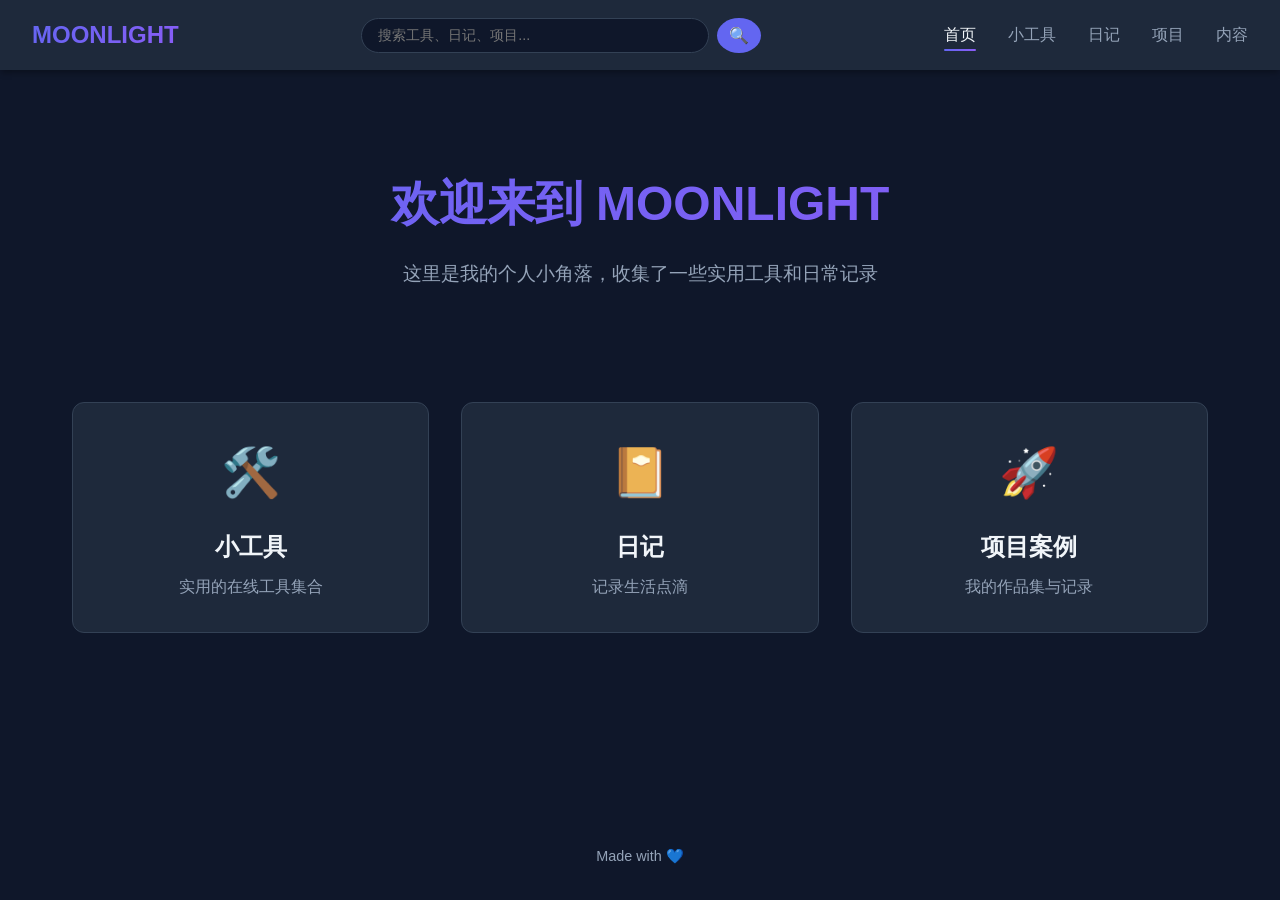
<file: index.html>
<!DOCTYPE html>
<html lang="zh-CN">
<head>
    <meta charset="UTF-8">
    <meta name="viewport" content="width=device-width, initial-scale=1.0">
    <title>MOONLIGHT - 个人小站</title>
    <link rel="stylesheet" href="styles.css">
</head>
<body>
    <nav class="navbar">
        <div class="nav-brand">MOONLIGHT</div>
        <div class="nav-center">
            <div class="global-search">
                <input type="text" id="global-search-input" placeholder="搜索工具、日记、项目...">
                <button id="search-btn" onclick="performGlobalSearch()">🔍</button>
                <div id="search-results" class="search-dropdown"></div>
            </div>
        </div>
        <ul class="nav-links">
            <li><a href="index.html" class="active">首页</a></li>
            <li><a href="tools.html">小工具</a></li>
            <li><a href="diary.html">日记</a></li>
            <li><a href="projects.html">项目</a></li>
            <li><a href="content.html">内容</a></li>
        </ul>
    </nav>

    <main class="container">
        <section class="hero">
            <h1>欢迎来到 MOONLIGHT</h1>
            <p class="subtitle">这里是我的个人小角落，收集了一些实用工具和日常记录</p>
        </section>

        <section class="cards">
            <a href="tools.html" class="card">
                <div class="card-icon">🛠️</div>
                <h2>小工具</h2>
                <p>实用的在线工具集合</p>
            </a>
            <a href="diary.html" class="card">
                <div class="card-icon">📔</div>
                <h2>日记</h2>
                <p>记录生活点滴</p>
            </a>
            <a href="projects.html" class="card">
                <div class="card-icon">🚀</div>
                <h2>项目案例</h2>
                <p>我的作品集与记录</p>
            </a>
        </section>
    </main>

    <footer>
        <p>Made with 💙</p>
    </footer>

    <script src="app.js"></script>
</body>
</html>
</file>
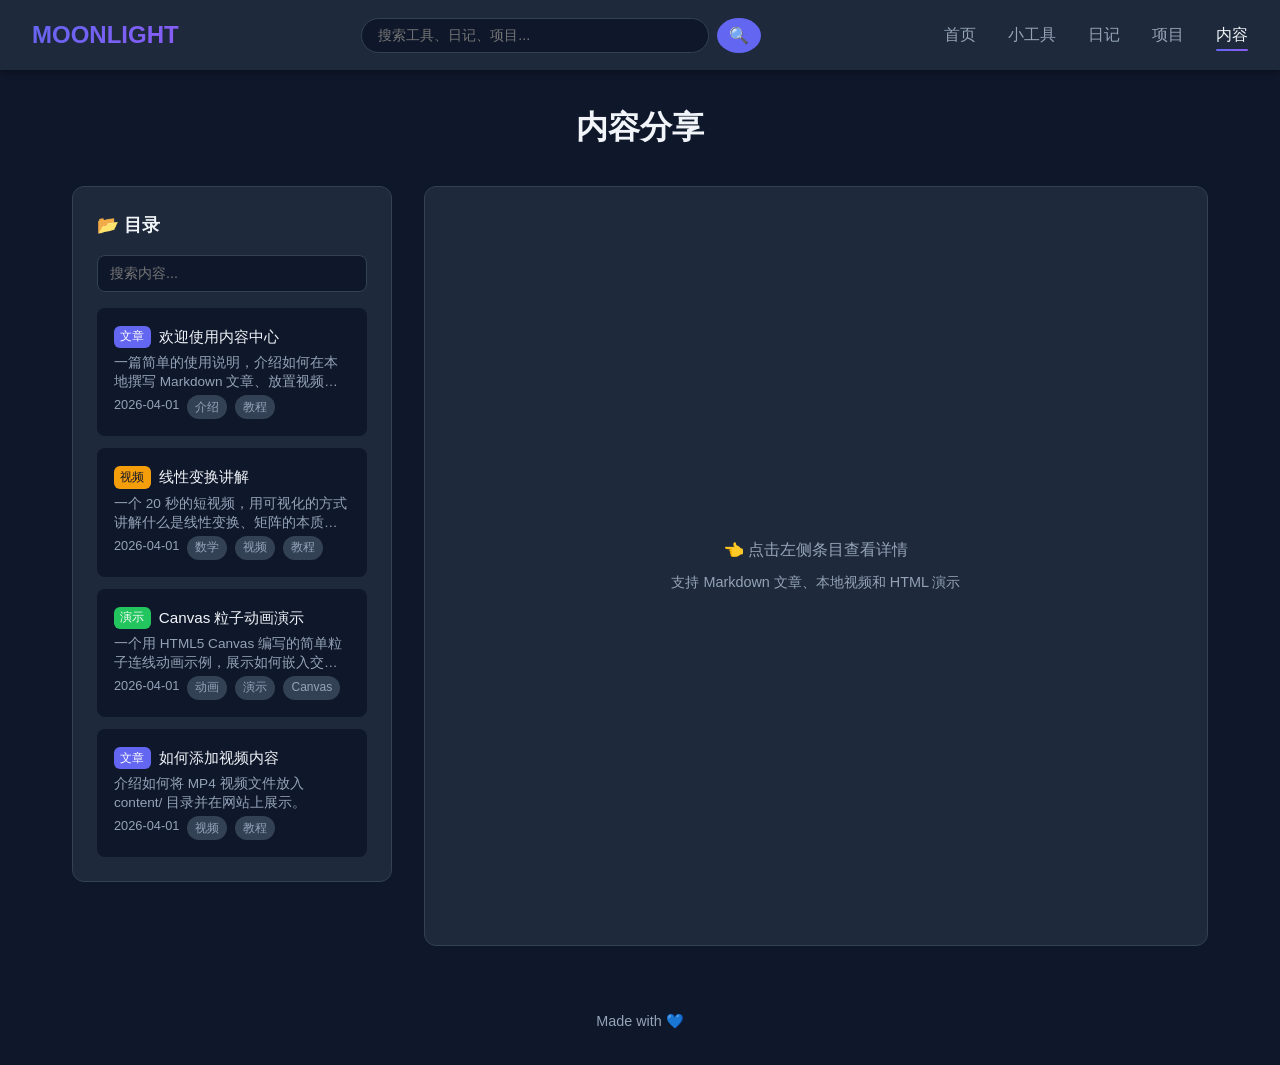
<file: content.html>
<!DOCTYPE html>
<html lang="zh-CN">
<head>
    <meta charset="UTF-8">
    <meta name="viewport" content="width=device-width, initial-scale=1.0">
    <title>内容分享 - MOONLIGHT</title>
    <link rel="stylesheet" href="styles.css">
</head>
<body>
    <nav class="navbar">
        <div class="nav-brand">MOONLIGHT</div>
        <div class="nav-center">
            <div class="global-search">
                <input type="text" id="global-search-input" placeholder="搜索工具、日记、项目...">
                <button id="search-btn" onclick="performGlobalSearch()">🔍</button>
                <div id="search-results" class="search-dropdown"></div>
            </div>
        </div>
        <ul class="nav-links">
            <li><a href="index.html">首页</a></li>
            <li><a href="tools.html">小工具</a></li>
            <li><a href="diary.html">日记</a></li>
            <li><a href="projects.html">项目</a></li>
            <li><a href="content.html" class="active">内容</a></li>
        </ul>
    </nav>

    <main class="container">
        <h1 class="page-title">内容分享</h1>

        <div class="content-layout">
            <!-- 左侧列表 -->
            <aside class="content-sidebar">
                <h2>📂 目录</h2>
                <div class="content-filter">
                    <input type="text" id="content-search" placeholder="搜索内容..." oninput="searchContents()">
                </div>
                <div id="content-list" class="content-list">
                    <div class="empty-state">加载中...</div>
                </div>
            </aside>

            <!-- 右侧详情 -->
            <article class="content-main empty" id="content-main">
                <div>
                    <p>👈 点击左侧条目查看详情</p>
                    <p style="font-size: 0.9rem; margin-top: 0.5rem;">支持 Markdown 文章、本地视频和 HTML 演示</p>
                </div>
            </article>
        </div>
    </main>

    <footer>
        <p>Made with 💙</p>
    </footer>

    <script src="app.js"></script>
</body>
</html>
</file>
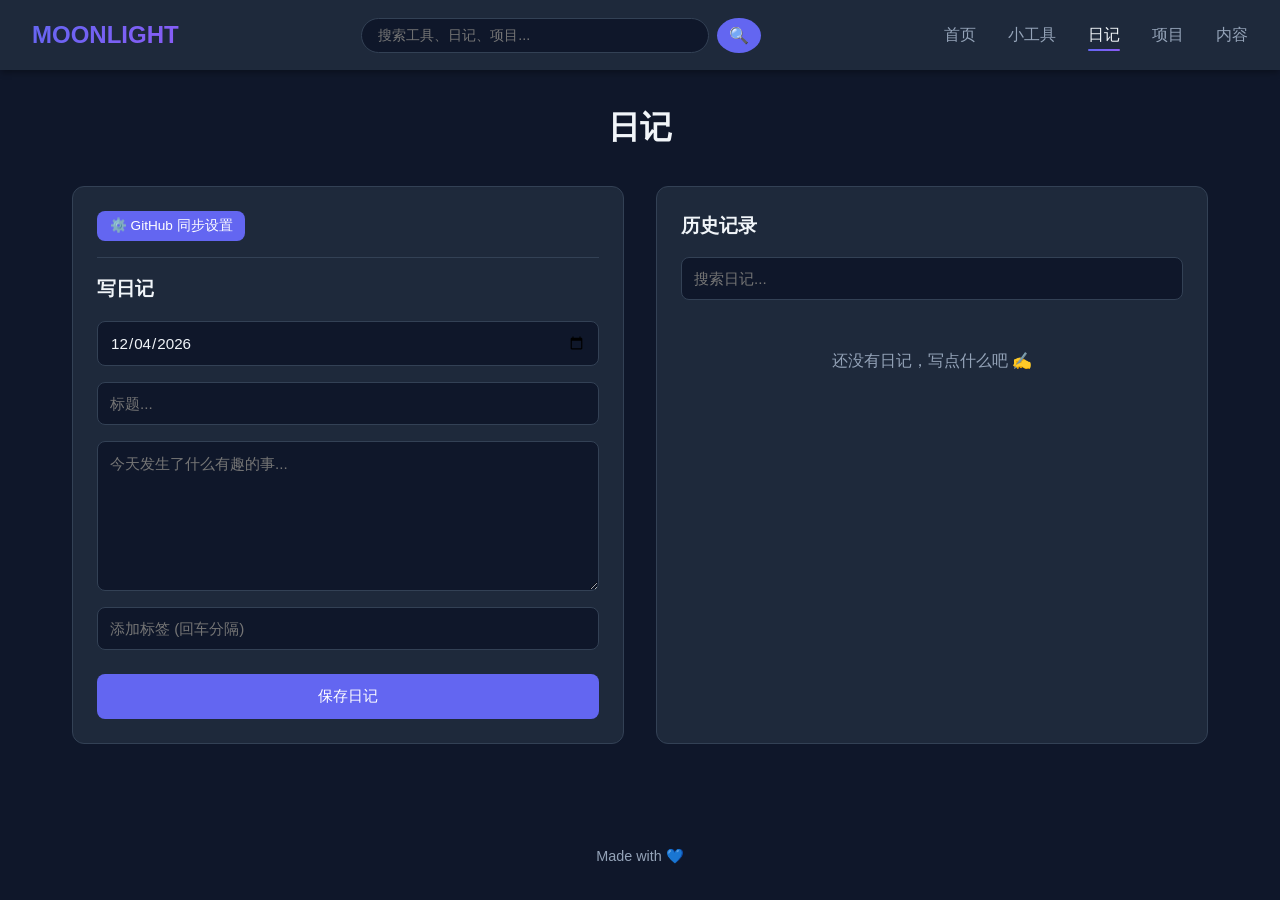
<file: diary.html>
<!DOCTYPE html>
<html lang="zh-CN">
<head>
    <meta charset="UTF-8">
    <meta name="viewport" content="width=device-width, initial-scale=1.0">
    <title>日记 - MOONLIGHT</title>
    <link rel="stylesheet" href="styles.css">
</head>
<body>
    <nav class="navbar">
        <div class="nav-brand">MOONLIGHT</div>
        <div class="nav-center">
            <div class="global-search">
                <input type="text" id="global-search-input" placeholder="搜索工具、日记、项目...">
                <button id="search-btn" onclick="performGlobalSearch()">🔍</button>
                <div id="search-results" class="search-dropdown"></div>
            </div>
        </div>
        <ul class="nav-links">
            <li><a href="index.html">首页</a></li>
            <li><a href="tools.html">小工具</a></li>
            <li><a href="diary.html" class="active">日记</a></li>
            <li><a href="projects.html">项目</a></li>
            <li><a href="content.html">内容</a></li>
        </ul>
    </nav>

    <main class="container">
        <h1 class="page-title">日记</h1>

        <div class="diary-layout">
            <!-- 写日记区域 -->
            <section class="diary-write">
                <div class="gh-settings">
                    <button onclick="toggleGhSettings()" class="btn-small">⚙️ GitHub 同步设置</button>
                    <div id="gh-settings-panel" style="display:none; margin-top: 1rem;">
                        <input type="password" id="gh-token-input" placeholder="输入 GitHub Personal Access Token">
                        <button onclick="saveGhToken()" class="btn-small">保存 Token</button>
                        <p style="font-size: 0.8rem; color: var(--text-muted); margin-top: 0.5rem;">
                            Token 需要 gist 权限，可在 GitHub Settings > Developer settings > Personal access tokens 生成
                        </p>
                    </div>
                </div>
                <h2>写日记</h2>
                <div class="diary-form">
                    <input type="date" id="diary-date">
                    <input type="text" id="diary-title" placeholder="标题...">
                    <textarea id="diary-content" placeholder="今天发生了什么有趣的事..."></textarea>
                    <div class="diary-tags">
                        <input type="text" id="diary-tag-input" placeholder="添加标签 (回车分隔)">
                        <div id="tag-list" class="tag-list"></div>
                    </div>
                    <button onclick="saveDiary()">保存日记</button>
                </div>
            </section>

            <!-- 日记列表 -->
            <section class="diary-list">
                <h2>历史记录</h2>
                <div class="diary-filter">
                    <input type="text" id="search-diary" placeholder="搜索日记..." oninput="searchDiaries()">
                </div>
                <div id="diary-entries"></div>
            </section>
        </div>
    </main>

    <footer>
        <p>Made with 💙</p>
    </footer>

    <script src="app.js"></script>
</body>
</html>
</file>
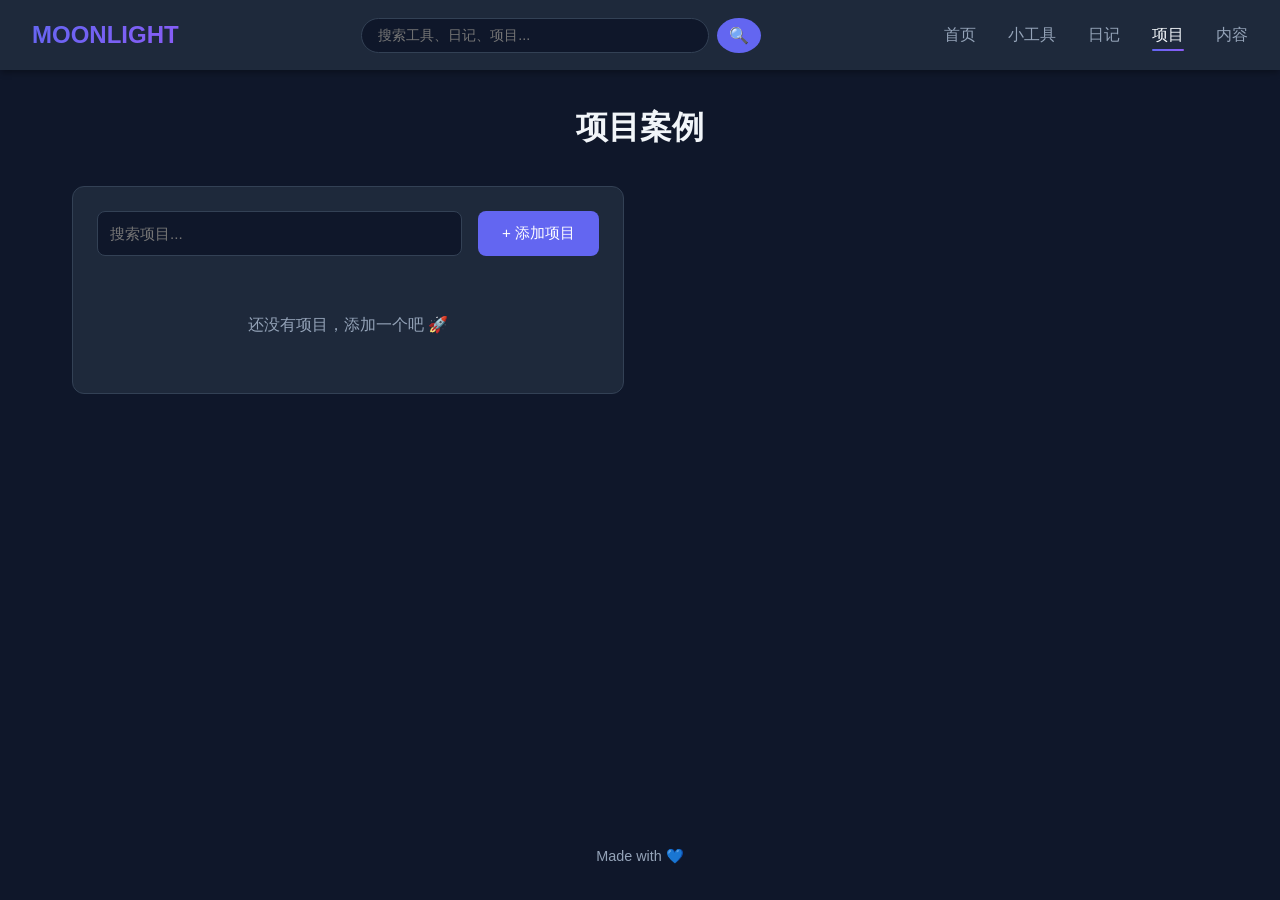
<file: projects.html>
<!DOCTYPE html>
<html lang="zh-CN">
<head>
    <meta charset="UTF-8">
    <meta name="viewport" content="width=device-width, initial-scale=1.0">
    <title>项目案例 - MOONLIGHT</title>
    <link rel="stylesheet" href="styles.css">
</head>
<body>
    <nav class="navbar">
        <div class="nav-brand">MOONLIGHT</div>
        <div class="nav-center">
            <div class="global-search">
                <input type="text" id="global-search-input" placeholder="搜索工具、日记、项目...">
                <button id="search-btn" onclick="performGlobalSearch()">🔍</button>
                <div id="search-results" class="search-dropdown"></div>
            </div>
        </div>
        <ul class="nav-links">
            <li><a href="index.html">首页</a></li>
            <li><a href="tools.html">小工具</a></li>
            <li><a href="diary.html">日记</a></li>
            <li><a href="projects.html" class="active">项目</a></li>
            <li><a href="content.html">内容</a></li>
        </ul>
    </nav>

    <main class="container">
        <h1 class="page-title">项目案例</h1>

        <div class="projects-layout">
            <!-- 项目列表 -->
            <section class="projects-list">
                <div class="project-filter">
                    <input type="text" id="search-project" placeholder="搜索项目..." oninput="searchProjects()">
                    <button onclick="showAddProjectForm()" class="btn-primary">+ 添加项目</button>
                </div>

                <!-- 添加项目表单 -->
                <div id="add-project-form" class="project-form" style="display: none;">
                    <h3>添加新项目</h3>
                    <input type="text" id="project-title" placeholder="项目名称">
                    <input type="text" id="project-link" placeholder="项目链接 (可选)">
                    <textarea id="project-desc" placeholder="项目描述..."></textarea>
                    <input type="text" id="project-tags" placeholder="标签，用逗号分隔">
                    <div class="form-actions">
                        <button onclick="saveProject()">保存</button>
                        <button onclick="hideAddProjectForm()" class="btn-secondary">取消</button>
                    </div>
                </div>

                <div id="projects-container"></div>
            </section>

            <!-- 项目详情/评论区 -->
            <section class="project-detail" id="project-detail" style="display: none;">
                <div class="detail-header">
                    <h2 id="detail-title"></h2>
                    <button onclick="closeProjectDetail()" class="btn-close">×</button>
                </div>
                <div id="detail-content"></div>
                <div id="detail-tags" class="entry-tags"></div>

                <!-- 评论区 -->
                <div class="comments-section">
                    <h3>评论</h3>
                    <div class="comment-form">
                        <input type="text" id="comment-author" placeholder="你的名字" maxlength="20">
                        <textarea id="comment-content" placeholder="写下你的评论..."></textarea>
                        <button onclick="addComment()">发表评论</button>
                    </div>
                    <div id="comments-list"></div>
                </div>
            </section>
        </div>
    </main>

    <footer>
        <p>Made with 💙</p>
    </footer>

    <script src="app.js"></script>
</body>
</html>
</file>
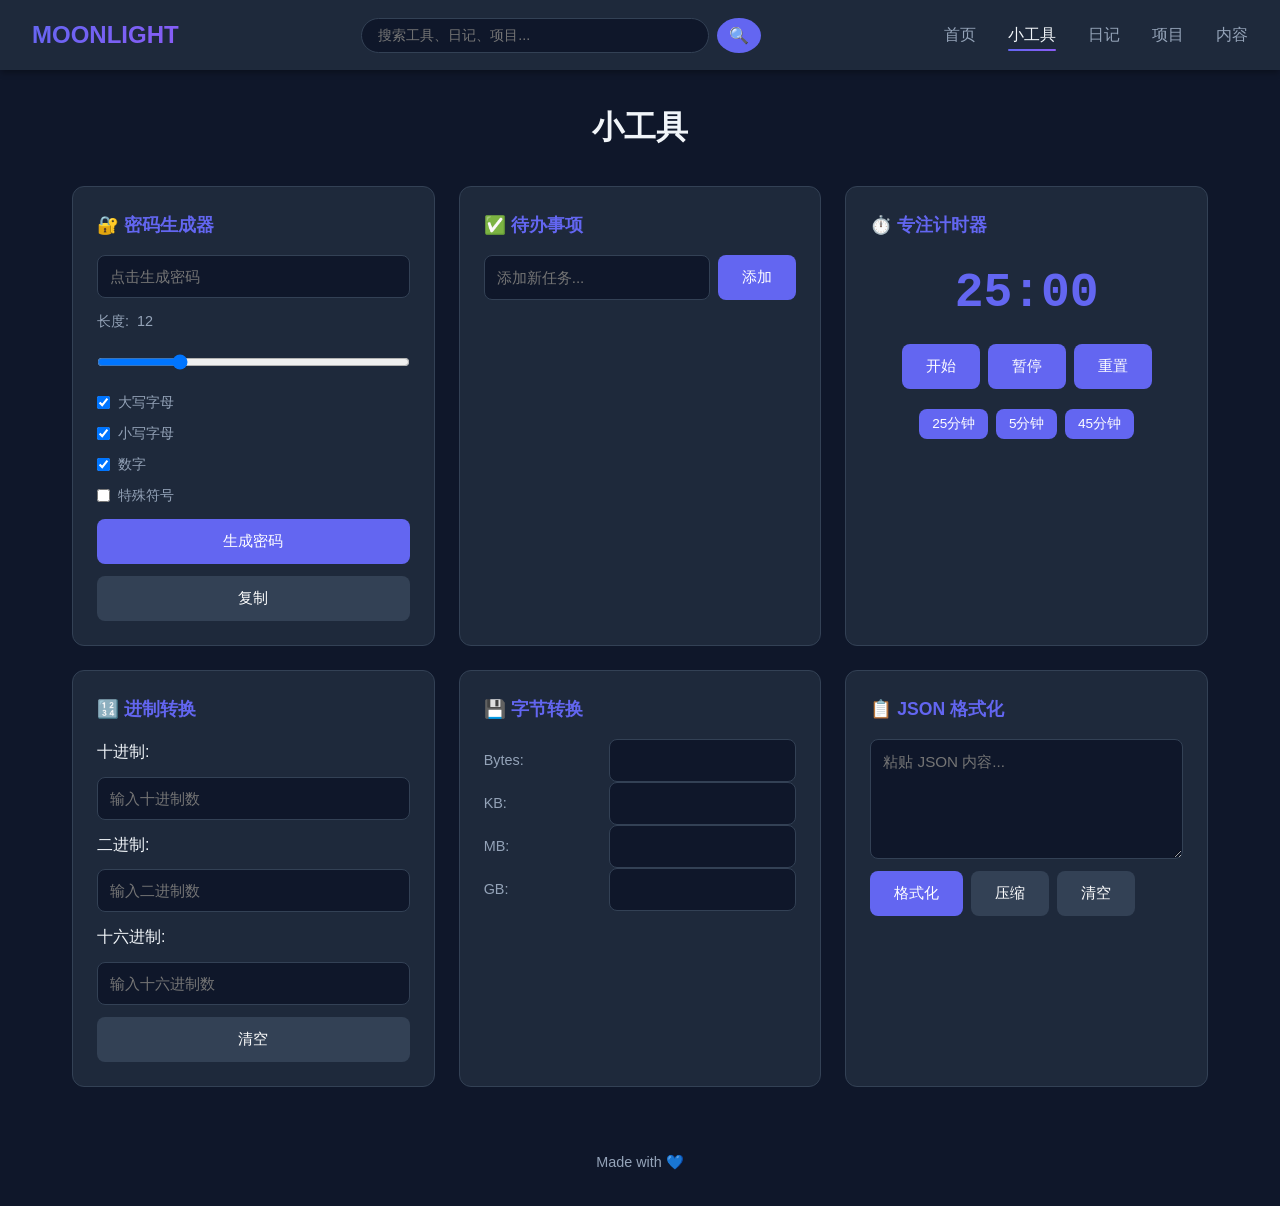
<file: tools.html>
<!DOCTYPE html>
<html lang="zh-CN">
<head>
    <meta charset="UTF-8">
    <meta name="viewport" content="width=device-width, initial-scale=1.0">
    <title>小工具 - MOONLIGHT</title>
    <link rel="stylesheet" href="styles.css">
</head>
<body>
    <nav class="navbar">
        <div class="nav-brand">MOONLIGHT</div>
        <div class="nav-center">
            <div class="global-search">
                <input type="text" id="global-search-input" placeholder="搜索工具、日记、项目...">
                <button id="search-btn" onclick="performGlobalSearch()">🔍</button>
                <div id="search-results" class="search-dropdown"></div>
            </div>
        </div>
        <ul class="nav-links">
            <li><a href="index.html">首页</a></li>
            <li><a href="tools.html" class="active">小工具</a></li>
            <li><a href="diary.html">日记</a></li>
            <li><a href="projects.html">项目</a></li>
            <li><a href="content.html">内容</a></li>
        </ul>
    </nav>

    <main class="container">
        <h1 class="page-title">小工具</h1>

        <div class="tools-grid">
            <!-- 密码生成器 -->
            <div class="tool-card">
                <h3>🔐 密码生成器</h3>
                <div class="tool-content">
                    <input type="text" id="password-output" readonly placeholder="点击生成密码">
                    <div class="tool-options">
                        <label>长度: <span id="pwd-length-val">12</span></label>
                        <input type="range" id="pwd-length" min="6" max="32" value="12">
                        <label><input type="checkbox" id="pwd-upper" checked> 大写字母</label>
                        <label><input type="checkbox" id="pwd-lower" checked> 小写字母</label>
                        <label><input type="checkbox" id="pwd-number" checked> 数字</label>
                        <label><input type="checkbox" id="pwd-symbol"> 特殊符号</label>
                    </div>
                    <button onclick="generatePassword()">生成密码</button>
                    <button onclick="copyPassword()" class="btn-secondary">复制</button>
                </div>
            </div>

            <!-- 待办事项 -->
            <div class="tool-card">
                <h3>✅ 待办事项</h3>
                <div class="tool-content">
                    <div class="todo-input-group">
                        <input type="text" id="todo-input" placeholder="添加新任务...">
                        <button onclick="addTodo()">添加</button>
                    </div>
                    <ul id="todo-list" class="todo-list"></ul>
                </div>
            </div>

            <!-- 计时器 -->
            <div class="tool-card">
                <h3>⏱️ 专注计时器</h3>
                <div class="tool-content">
                    <div class="timer-display" id="timer-display">25:00</div>
                    <div class="timer-buttons">
                        <button onclick="startTimer()">开始</button>
                        <button onclick="pauseTimer()">暂停</button>
                        <button onclick="resetTimer()">重置</button>
                    </div>
                    <div class="timer-presets">
                        <button onclick="setTimer(25)" class="btn-small">25分钟</button>
                        <button onclick="setTimer(5)" class="btn-small">5分钟</button>
                        <button onclick="setTimer(45)" class="btn-small">45分钟</button>
                    </div>
                </div>
            </div>

            <!-- 进制转换 -->
            <div class="tool-card">
                <h3>🔢 进制转换</h3>
                <div class="tool-content">
                    <label>十进制:</label>
                    <input type="number" id="dec-input" placeholder="输入十进制数" oninput="convertFromDec()">
                    <label>二进制:</label>
                    <input type="text" id="bin-input" placeholder="输入二进制数" oninput="convertFromBin()">
                    <label>十六进制:</label>
                    <input type="text" id="hex-input" placeholder="输入十六进制数" oninput="convertFromHex()">
                    <button onclick="clearConverter()" class="btn-secondary">清空</button>
                </div>
            </div>

            <!-- 字节转换 -->
            <div class="tool-card">
                <h3>💾 字节转换</h3>
                <div class="tool-content">
                    <div class="byte-inputs">
                        <label>Bytes: <input type="number" id="bytes" oninput="convertBytes(this.value)"></label>
                        <label>KB: <input type="number" id="kb" oninput="convertKB(this.value)"></label>
                        <label>MB: <input type="number" id="mb" oninput="convertMB(this.value)"></label>
                        <label>GB: <input type="number" id="gb" oninput="convertGB(this.value)"></label>
                    </div>
                </div>
            </div>

            <!-- JSON格式化 -->
            <div class="tool-card">
                <h3>📋 JSON 格式化</h3>
                <div class="tool-content">
                    <textarea id="json-input" placeholder="粘贴 JSON 内容..."></textarea>
                    <div class="json-buttons">
                        <button onclick="formatJSON()">格式化</button>
                        <button onclick="minifyJSON()" class="btn-secondary">压缩</button>
                        <button onclick="clearJSON()" class="btn-secondary">清空</button>
                    </div>
                </div>
            </div>
        </div>
    </main>

    <footer>
        <p>Made with 💙</p>
    </footer>

    <script src="app.js"></script>
</body>
</html>
</file>
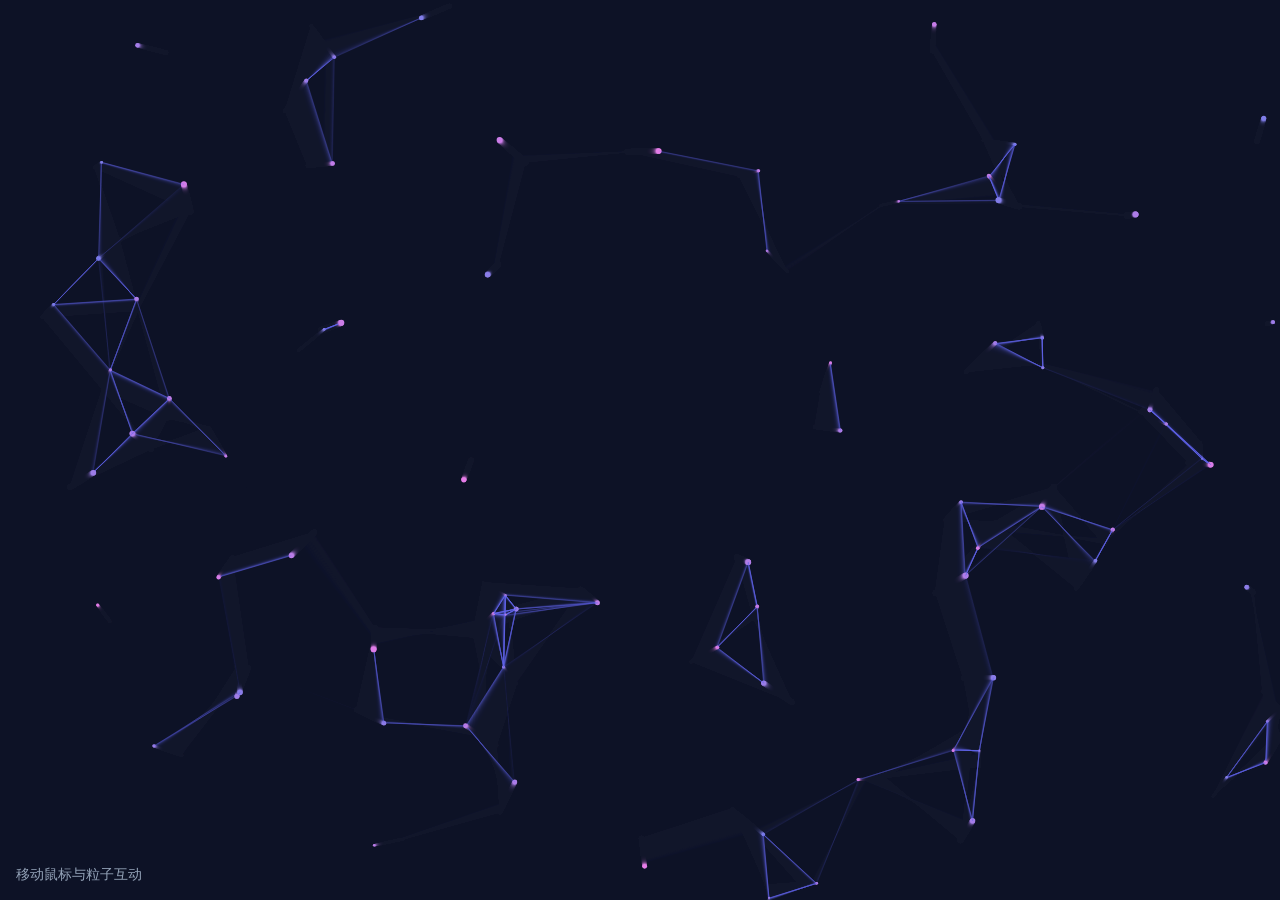
<file: content/canvas-demo.html>
<!DOCTYPE html>
<html lang="zh-CN">
<head>
    <meta charset="UTF-8">
    <meta name="viewport" content="width=device-width, initial-scale=1.0">
    <title>Canvas 粒子动画</title>
    <style>
        * { margin: 0; padding: 0; box-sizing: border-box; }
        body {
            background: #0f172a;
            overflow: hidden;
            font-family: sans-serif;
        }
        canvas { display: block; }
        .info {
            position: absolute;
            bottom: 1rem;
            left: 1rem;
            color: #94a3b8;
            font-size: 0.85rem;
            pointer-events: none;
        }
    </style>
</head>
<body>
    <canvas id="canvas"></canvas>
    <div class="info">移动鼠标与粒子互动</div>
    <script>
        const canvas = document.getElementById('canvas');
        const ctx = canvas.getContext('2d');
        let width, height;
        let particles = [];
        const mouse = { x: null, y: null, radius: 150 };

        function resize() {
            width = canvas.width = window.innerWidth;
            height = canvas.height = window.innerHeight;
        }
        window.addEventListener('resize', resize);
        resize();

        window.addEventListener('mousemove', e => {
            mouse.x = e.x;
            mouse.y = e.y;
        });
        window.addEventListener('mouseleave', () => {
            mouse.x = null;
            mouse.y = null;
        });

        class Particle {
            constructor() {
                this.x = Math.random() * width;
                this.y = Math.random() * height;
                this.vx = (Math.random() - 0.5) * 1;
                this.vy = (Math.random() - 0.5) * 1;
                this.size = Math.random() * 2 + 1;
                this.color = `hsl(${Math.random() * 60 + 240}, 70%, 70%)`;
            }
            update() {
                this.x += this.vx;
                this.y += this.vy;
                if (this.x < 0 || this.x > width) this.vx *= -1;
                if (this.y < 0 || this.y > height) this.vy *= -1;

                if (mouse.x != null) {
                    const dx = mouse.x - this.x;
                    const dy = mouse.y - this.y;
                    const dist = Math.sqrt(dx * dx + dy * dy);
                    if (dist < mouse.radius) {
                        const force = (mouse.radius - dist) / mouse.radius;
                        this.x -= dx * force * 0.02;
                        this.y -= dy * force * 0.02;
                    }
                }
            }
            draw() {
                ctx.fillStyle = this.color;
                ctx.beginPath();
                ctx.arc(this.x, this.y, this.size, 0, Math.PI * 2);
                ctx.fill();
            }
        }

        function init() {
            particles = [];
            for (let i = 0; i < 80; i++) {
                particles.push(new Particle());
            }
        }

        function animate() {
            ctx.fillStyle = 'rgba(15, 23, 42, 0.2)';
            ctx.fillRect(0, 0, width, height);

            for (let i = 0; i < particles.length; i++) {
                particles[i].update();
                particles[i].draw();
                for (let j = i; j < particles.length; j++) {
                    const dx = particles[i].x - particles[j].x;
                    const dy = particles[i].y - particles[j].y;
                    const dist = Math.sqrt(dx * dx + dy * dy);
                    if (dist < 120) {
                        ctx.strokeStyle = `rgba(99, 102, 241, ${1 - dist / 120})`;
                        ctx.lineWidth = 1;
                        ctx.beginPath();
                        ctx.moveTo(particles[i].x, particles[i].y);
                        ctx.lineTo(particles[j].x, particles[j].y);
                        ctx.stroke();
                    }
                }
            }
            requestAnimationFrame(animate);
        }

        init();
        animate();
    </script>
</body>
</html>
</file>
<file: styles.css>
/* ========== 变量与重置 ========== */
:root {
    --primary: #6366f1;
    --primary-dark: #4f46e5;
    --secondary: #8b5cf6;
    --bg: #0f172a;
    --bg-card: #1e293b;
    --bg-hover: #334155;
    --text: #f1f5f9;
    --text-muted: #94a3b8;
    --border: #334155;
    --success: #22c55e;
    --warning: #f59e0b;
    --danger: #ef4444;
    --radius: 12px;
    --shadow: 0 4px 6px -1px rgba(0, 0, 0, 0.3);
}

* {
    margin: 0;
    padding: 0;
    box-sizing: border-box;
}

body {
    font-family: -apple-system, BlinkMacSystemFont, 'Segoe UI', Roboto, 'Helvetica Neue', Arial, sans-serif;
    background: var(--bg);
    color: var(--text);
    line-height: 1.6;
    min-height: 100vh;
    display: flex;
    flex-direction: column;
}

/* ========== 布局 ========== */
.container {
    max-width: 1200px;
    margin: 0 auto;
    padding: 2rem;
    flex: 1;
    width: 100%;
}

.page-title {
    font-size: 2rem;
    margin-bottom: 2rem;
    text-align: center;
}

footer {
    text-align: center;
    padding: 2rem;
    color: var(--text-muted);
    font-size: 0.9rem;
}

/* ========== 导航栏 ========== */
.navbar {
    background: var(--bg-card);
    padding: 1rem 2rem;
    display: flex;
    justify-content: space-between;
    align-items: center;
    box-shadow: var(--shadow);
    position: sticky;
    top: 0;
    z-index: 100;
    gap: 1rem;
}

.nav-brand {
    font-size: 1.5rem;
    font-weight: bold;
    background: linear-gradient(135deg, var(--primary), var(--secondary));
    -webkit-background-clip: text;
    -webkit-text-fill-color: transparent;
    background-clip: text;
    white-space: nowrap;
}

.nav-center {
    flex: 1;
    display: flex;
    justify-content: center;
    max-width: 400px;
    margin: 0 2rem;
}

.nav-links {
    display: flex;
    list-style: none;
    gap: 2rem;
}

.nav-links a {
    color: var(--text-muted);
    text-decoration: none;
    font-weight: 500;
    transition: color 0.2s;
    padding: 0.5rem 0;
    position: relative;
}

.nav-links a:hover,
.nav-links a.active {
    color: var(--text);
}

.nav-links a.active::after {
    content: '';
    position: absolute;
    bottom: 0;
    left: 0;
    right: 0;
    height: 2px;
    background: linear-gradient(90deg, var(--primary), var(--secondary));
    border-radius: 2px;
}

/* ========== 全局搜索 ========== */
.global-search {
    position: relative;
    width: 100%;
    display: flex;
    gap: 0.5rem;
}

.global-search input {
    flex: 1;
    background: var(--bg);
    border: 1px solid var(--border);
    color: var(--text);
    padding: 0.5rem 1rem;
    border-radius: 20px;
    font-size: 0.9rem;
    outline: none;
    transition: border-color 0.2s;
}

.global-search input:focus {
    border-color: var(--primary);
}

.global-search button {
    padding: 0.5rem 0.75rem;
    border-radius: 50%;
    font-size: 1rem;
}

.search-dropdown {
    position: absolute;
    top: 100%;
    left: 0;
    right: 0;
    background: var(--bg-card);
    border: 1px solid var(--border);
    border-radius: var(--radius);
    margin-top: 0.5rem;
    max-height: 300px;
    overflow-y: auto;
    display: none;
    box-shadow: var(--shadow);
    z-index: 101;
}

.search-dropdown.active {
    display: block;
}

.search-result-item {
    padding: 0.75rem 1rem;
    cursor: pointer;
    border-bottom: 1px solid var(--border);
    transition: background 0.2s;
}

.search-result-item:last-child {
    border-bottom: none;
}

.search-result-item:hover {
    background: var(--bg-hover);
}

.search-result-item .result-type {
    font-size: 0.75rem;
    color: var(--primary);
    margin-bottom: 0.25rem;
}

.search-result-item .result-title {
    font-weight: 500;
    margin-bottom: 0.25rem;
}

.search-result-item .result-desc {
    font-size: 0.85rem;
    color: var(--text-muted);
}

.search-no-results {
    padding: 1rem;
    text-align: center;
    color: var(--text-muted);
}

/* ========== 首页 ========== */
.hero {
    text-align: center;
    padding: 4rem 0;
}

.hero h1 {
    font-size: 3rem;
    margin-bottom: 1rem;
    background: linear-gradient(135deg, var(--primary), var(--secondary));
    -webkit-background-clip: text;
    -webkit-text-fill-color: transparent;
    background-clip: text;
}

.subtitle {
    color: var(--text-muted);
    font-size: 1.2rem;
}

.cards {
    display: grid;
    grid-template-columns: repeat(auto-fit, minmax(280px, 1fr));
    gap: 2rem;
    margin-top: 3rem;
}

.card {
    background: var(--bg-card);
    padding: 2rem;
    border-radius: var(--radius);
    text-align: center;
    text-decoration: none;
    color: var(--text);
    transition: all 0.3s ease;
    border: 1px solid var(--border);
}

.card:hover {
    transform: translateY(-5px);
    border-color: var(--primary);
    box-shadow: 0 10px 40px rgba(99, 102, 241, 0.2);
}

.card-icon {
    font-size: 3rem;
    margin-bottom: 1rem;
}

.card h2 {
    margin-bottom: 0.5rem;
    color: var(--text);
}

.card p {
    color: var(--text-muted);
}

/* ========== 通用组件 ========== */

/* 按钮 */
button {
    background: var(--primary);
    color: white;
    border: none;
    padding: 0.75rem 1.5rem;
    border-radius: 8px;
    cursor: pointer;
    font-size: 0.95rem;
    transition: all 0.2s;
    font-family: inherit;
}

button:hover {
    background: var(--primary-dark);
}

.btn-secondary {
    background: var(--bg-hover);
}

.btn-secondary:hover {
    background: var(--border);
}

.btn-small {
    padding: 0.4rem 0.8rem;
    font-size: 0.85rem;
}

.btn-danger {
    background: var(--danger);
}

.btn-primary {
    background: var(--primary);
}

/* 输入框与表单 */
input,
textarea,
select {
    background: var(--bg);
    border: 1px solid var(--border);
    color: var(--text);
    padding: 0.75rem;
    border-radius: 8px;
    font-size: 0.95rem;
    font-family: inherit;
    outline: none;
    transition: border-color 0.2s;
}

input:focus,
textarea:focus,
select:focus {
    border-color: var(--primary);
}

textarea {
    resize: vertical;
}

/* 标签 */
.tag {
    background: var(--primary);
    color: white;
    padding: 0.25rem 0.75rem;
    border-radius: 20px;
    font-size: 0.85rem;
    display: inline-flex;
    align-items: center;
    gap: 0.25rem;
}

.tag button {
    background: none;
    padding: 0;
    font-size: 1rem;
    line-height: 1;
}

.entry-tag {
    background: var(--bg-hover);
    color: var(--text-muted);
    padding: 0.15rem 0.5rem;
    border-radius: 12px;
    font-size: 0.75rem;
}

/* 空状态 */
.empty-state {
    text-align: center;
    color: var(--text-muted);
    padding: 2rem;
}

/* ========== 工具页面 ========== */
.tools-grid {
    display: grid;
    grid-template-columns: repeat(auto-fit, minmax(320px, 1fr));
    gap: 1.5rem;
}

.tool-card {
    background: var(--bg-card);
    border-radius: var(--radius);
    padding: 1.5rem;
    border: 1px solid var(--border);
}

.tool-card h3 {
    margin-bottom: 1rem;
    color: var(--primary);
    font-size: 1.1rem;
}

.tool-content {
    display: flex;
    flex-direction: column;
    gap: 0.75rem;
}

.tool-content input,
.tool-content textarea {
    background: var(--bg);
    border: 1px solid var(--border);
    color: var(--text);
    padding: 0.75rem;
    border-radius: 8px;
    font-size: 0.95rem;
    font-family: inherit;
}

.tool-content input:focus,
.tool-content textarea:focus {
    outline: none;
    border-color: var(--primary);
}

.tool-content textarea {
    min-height: 120px;
    resize: vertical;
}

.tool-options {
    display: flex;
    flex-direction: column;
    gap: 0.5rem;
    font-size: 0.9rem;
}

.tool-options label {
    display: flex;
    align-items: center;
    gap: 0.5rem;
    color: var(--text-muted);
}

.tool-options input[type="checkbox"] {
    width: auto;
}

/* 待办事项 */
.todo-input-group {
    display: flex;
    gap: 0.5rem;
}

.todo-input-group input {
    flex: 1;
}

.todo-list {
    list-style: none;
    max-height: 200px;
    overflow-y: auto;
}

.todo-item {
    display: flex;
    align-items: center;
    gap: 0.5rem;
    padding: 0.5rem;
    background: var(--bg);
    border-radius: 6px;
    margin-bottom: 0.5rem;
}

.todo-item input[type="checkbox"] {
    width: auto;
}

.todo-item.completed span {
    text-decoration: line-through;
    color: var(--text-muted);
}

.todo-item button {
    margin-left: auto;
    padding: 0.25rem 0.5rem;
    background: var(--danger);
    font-size: 0.8rem;
}

/* 计时器 */
.timer-display {
    font-size: 3rem;
    font-weight: bold;
    text-align: center;
    font-family: 'Courier New', monospace;
    color: var(--primary);
}

.timer-buttons {
    display: flex;
    gap: 0.5rem;
    justify-content: center;
}

.timer-presets {
    display: flex;
    gap: 0.5rem;
    justify-content: center;
    margin-top: 0.5rem;
}

/* 字节转换 */
.byte-inputs label {
    display: flex;
    justify-content: space-between;
    align-items: center;
    color: var(--text-muted);
    font-size: 0.9rem;
}

.byte-inputs input {
    width: 60%;
}

/* JSON 按钮 */
.json-buttons {
    display: flex;
    gap: 0.5rem;
}

/* ========== 日记页面 ========== */
.diary-layout {
    display: grid;
    grid-template-columns: 1fr 1fr;
    gap: 2rem;
}

.diary-write,
.diary-list {
    background: var(--bg-card);
    border-radius: var(--radius);
    padding: 1.5rem;
    border: 1px solid var(--border);
}

.diary-write h2,
.diary-list h2 {
    margin-bottom: 1rem;
    font-size: 1.2rem;
}

.diary-form {
    display: flex;
    flex-direction: column;
    gap: 1rem;
}

.diary-form input,
.diary-form textarea {
    background: var(--bg);
    border: 1px solid var(--border);
    color: var(--text);
    padding: 0.75rem;
    border-radius: 8px;
    font-family: inherit;
}

.diary-form textarea {
    min-height: 150px;
    resize: vertical;
}

.diary-tags {
    display: flex;
    flex-direction: column;
    gap: 0.5rem;
}

.gh-settings {
    margin-bottom: 1rem;
    padding-bottom: 1rem;
    border-bottom: 1px solid var(--border);
}

.gh-settings input {
    width: 100%;
    background: var(--bg);
    border: 1px solid var(--border);
    color: var(--text);
    padding: 0.5rem;
    border-radius: 6px;
    margin-top: 0.5rem;
}

.tag-list {
    display: flex;
    flex-wrap: wrap;
    gap: 0.5rem;
}

.diary-filter input {
    width: 100%;
    background: var(--bg);
    border: 1px solid var(--border);
    color: var(--text);
    padding: 0.75rem;
    border-radius: 8px;
    margin-bottom: 1rem;
}

.diary-entry {
    background: var(--bg);
    border-radius: 8px;
    padding: 1rem;
    margin-bottom: 1rem;
    border-left: 3px solid var(--primary);
}

.diary-entry h3 {
    font-size: 1rem;
    margin-bottom: 0.25rem;
}

.diary-entry .date {
    font-size: 0.85rem;
    color: var(--text-muted);
    margin-bottom: 0.5rem;
}

.diary-entry .content {
    color: var(--text-muted);
    font-size: 0.95rem;
    line-height: 1.5;
    margin-bottom: 0.5rem;
    white-space: pre-wrap;
}

.diary-entry .entry-tags {
    display: flex;
    gap: 0.5rem;
    flex-wrap: wrap;
}

.diary-entry .actions {
    display: flex;
    gap: 0.5rem;
    margin-top: 0.75rem;
}

.diary-entry .actions button {
    padding: 0.4rem 0.8rem;
    font-size: 0.85rem;
}

/* ========== 项目页面 ========== */
.projects-layout {
    display: grid;
    grid-template-columns: 1fr 1fr;
    gap: 2rem;
}

.projects-list {
    background: var(--bg-card);
    border-radius: var(--radius);
    padding: 1.5rem;
    border: 1px solid var(--border);
}

.project-filter {
    display: flex;
    gap: 1rem;
    margin-bottom: 1.5rem;
}

.project-filter input {
    flex: 1;
    background: var(--bg);
    border: 1px solid var(--border);
    color: var(--text);
    padding: 0.75rem;
    border-radius: 8px;
}

.project-form {
    background: var(--bg);
    border-radius: 8px;
    padding: 1.5rem;
    margin-bottom: 1.5rem;
    border: 1px solid var(--border);
}

.project-form h3 {
    margin-bottom: 1rem;
    color: var(--primary);
}

.project-form input,
.project-form textarea {
    width: 100%;
    background: var(--bg-card);
    border: 1px solid var(--border);
    color: var(--text);
    padding: 0.75rem;
    border-radius: 8px;
    margin-bottom: 0.75rem;
    font-family: inherit;
}

.project-form textarea {
    min-height: 100px;
    resize: vertical;
}

.form-actions {
    display: flex;
    gap: 0.5rem;
}

.project-item {
    background: var(--bg);
    border-radius: 8px;
    padding: 1.25rem;
    margin-bottom: 1rem;
    border: 1px solid var(--border);
    cursor: pointer;
    transition: all 0.2s;
}

.project-item:hover {
    border-color: var(--primary);
    transform: translateX(5px);
}

.project-item h3 {
    font-size: 1.1rem;
    margin-bottom: 0.5rem;
    color: var(--text);
}

.project-item p {
    color: var(--text-muted);
    font-size: 0.9rem;
    line-height: 1.5;
    margin-bottom: 0.75rem;
    display: -webkit-box;
    -webkit-line-clamp: 2;
    -webkit-box-orient: vertical;
    overflow: hidden;
}

.project-item .project-meta {
    display: flex;
    justify-content: space-between;
    align-items: center;
    font-size: 0.85rem;
    color: var(--text-muted);
}

.project-item .project-tags {
    display: flex;
    gap: 0.5rem;
    flex-wrap: wrap;
}

.project-item .project-tag {
    background: var(--bg-hover);
    padding: 0.2rem 0.6rem;
    border-radius: 12px;
    font-size: 0.75rem;
}

.project-detail {
    background: var(--bg-card);
    border-radius: var(--radius);
    padding: 1.5rem;
    border: 1px solid var(--border);
    position: sticky;
    top: 80px;
    max-height: calc(100vh - 100px);
    overflow-y: auto;
}

.detail-header {
    display: flex;
    justify-content: space-between;
    align-items: flex-start;
    margin-bottom: 1rem;
}

.detail-header h2 {
    font-size: 1.5rem;
    color: var(--text);
}

.btn-close {
    background: none;
    border: none;
    color: var(--text-muted);
    font-size: 1.5rem;
    cursor: pointer;
    padding: 0;
    width: 32px;
    height: 32px;
    display: flex;
    align-items: center;
    justify-content: center;
    border-radius: 50%;
}

.btn-close:hover {
    background: var(--bg-hover);
    color: var(--text);
}

#detail-content {
    color: var(--text-muted);
    line-height: 1.8;
    margin-bottom: 1rem;
    white-space: pre-wrap;
}

#detail-content a {
    color: var(--primary);
    word-break: break-all;
}

/* 评论区 */
.comments-section {
    margin-top: 2rem;
    padding-top: 2rem;
    border-top: 1px solid var(--border);
}

.comments-section h3 {
    margin-bottom: 1rem;
    font-size: 1.1rem;
}

.comment-form {
    background: var(--bg);
    border-radius: 8px;
    padding: 1rem;
    margin-bottom: 1.5rem;
}

.comment-form input,
.comment-form textarea {
    width: 100%;
    background: var(--bg-card);
    border: 1px solid var(--border);
    color: var(--text);
    padding: 0.75rem;
    border-radius: 8px;
    margin-bottom: 0.75rem;
    font-family: inherit;
}

.comment-form input {
    max-width: 200px;
}

.comment-form textarea {
    min-height: 80px;
    resize: vertical;
}

.comment-item {
    background: var(--bg);
    border-radius: 8px;
    padding: 1rem;
    margin-bottom: 1rem;
}

.comment-item .comment-header {
    display: flex;
    justify-content: space-between;
    align-items: center;
    margin-bottom: 0.5rem;
}

.comment-item .comment-author {
    font-weight: 500;
    color: var(--primary);
}

.comment-item .comment-time {
    font-size: 0.8rem;
    color: var(--text-muted);
}

.comment-item .comment-content {
    color: var(--text-muted);
    line-height: 1.6;
}

.comment-item .comment-actions {
    margin-top: 0.5rem;
}

.comment-item .comment-actions button {
    padding: 0.25rem 0.5rem;
    font-size: 0.8rem;
    background: var(--danger);
}

.no-comments {
    text-align: center;
    color: var(--text-muted);
    padding: 2rem;
}

/* ========== 内容中心页面 ========== */
.content-layout {
    display: grid;
    grid-template-columns: 320px 1fr;
    gap: 2rem;
    align-items: start;
}

.content-sidebar {
    background: var(--bg-card);
    border-radius: var(--radius);
    padding: 1.5rem;
    border: 1px solid var(--border);
    max-height: calc(100vh - 140px);
    overflow-y: auto;
    position: sticky;
    top: 80px;
}

.content-sidebar h2 {
    font-size: 1.1rem;
    margin-bottom: 1rem;
}

.content-filter input {
    width: 100%;
    background: var(--bg);
    border: 1px solid var(--border);
    color: var(--text);
    padding: 0.6rem 0.75rem;
    border-radius: 8px;
    margin-bottom: 1rem;
    font-size: 0.9rem;
}

.content-list {
    display: flex;
    flex-direction: column;
    gap: 0.75rem;
}

.content-item {
    background: var(--bg);
    border-radius: 8px;
    padding: 1rem;
    cursor: pointer;
    transition: all 0.2s;
    border: 1px solid transparent;
}

.content-item:hover,
.content-item.active {
    border-color: var(--primary);
    background: var(--bg-hover);
}

.content-item .item-header {
    display: flex;
    align-items: center;
    gap: 0.5rem;
    margin-bottom: 0.25rem;
}

.content-item .item-type {
    font-size: 0.75rem;
    padding: 0.1rem 0.4rem;
    border-radius: 6px;
    background: var(--primary);
    color: white;
}

.content-item .item-type.video {
    background: var(--warning);
    color: var(--bg);
}

.content-item .item-type.demo {
    background: var(--success);
}

.content-item .item-title {
    font-weight: 500;
    font-size: 0.95rem;
}

.content-item .item-summary {
    font-size: 0.85rem;
    color: var(--text-muted);
    line-height: 1.4;
    margin: 0.25rem 0;
    display: -webkit-box;
    -webkit-line-clamp: 2;
    -webkit-box-orient: vertical;
    overflow: hidden;
}

.content-item .item-meta {
    font-size: 0.8rem;
    color: var(--text-muted);
    display: flex;
    gap: 0.5rem;
    flex-wrap: wrap;
    margin-top: 0.25rem;
}

.content-main {
    background: var(--bg-card);
    border-radius: var(--radius);
    padding: 2rem;
    border: 1px solid var(--border);
    min-height: calc(100vh - 140px);
}

.content-main.empty {
    display: flex;
    align-items: center;
    justify-content: center;
    color: var(--text-muted);
    text-align: center;
}

.content-main .content-header {
    margin-bottom: 1.5rem;
    padding-bottom: 1rem;
    border-bottom: 1px solid var(--border);
}

.content-main .content-header h2 {
    font-size: 1.5rem;
    margin-bottom: 0.5rem;
}

.content-main .content-header .content-meta {
    display: flex;
    gap: 1rem;
    color: var(--text-muted);
    font-size: 0.9rem;
    flex-wrap: wrap;
}

.content-body {
    line-height: 1.8;
    color: var(--text);
}

/* Markdown 内容样式 */
.content-body h1,
.content-body h2,
.content-body h3,
.content-body h4 {
    margin-top: 1.5rem;
    margin-bottom: 0.75rem;
    color: var(--text);
}

.content-body h1 {
    font-size: 1.6rem;
    border-bottom: 1px solid var(--border);
    padding-bottom: 0.5rem;
}

.content-body h2 {
    font-size: 1.3rem;
}

.content-body p {
    margin-bottom: 1rem;
}

.content-body ul,
.content-body ol {
    margin-bottom: 1rem;
    padding-left: 1.5rem;
}

.content-body li {
    margin-bottom: 0.25rem;
}

.content-body code {
    background: var(--bg);
    padding: 0.2rem 0.4rem;
    border-radius: 4px;
    font-family: 'Courier New', monospace;
    font-size: 0.9em;
    color: var(--secondary);
}

.content-body pre {
    background: var(--bg);
    padding: 1rem;
    border-radius: 8px;
    overflow-x: auto;
    margin-bottom: 1rem;
}

.content-body pre code {
    background: none;
    padding: 0;
    color: var(--text);
}

.content-body blockquote {
    border-left: 3px solid var(--primary);
    padding-left: 1rem;
    margin-left: 0;
    color: var(--text-muted);
    margin-bottom: 1rem;
}

.content-body a {
    color: var(--primary);
}

.content-body img {
    max-width: 100%;
    border-radius: 8px;
}

/* 视频与演示容器 */
.content-media {
    width: 100%;
    border-radius: var(--radius);
    overflow: hidden;
    background: var(--bg);
    margin-bottom: 1rem;
}

.content-media video {
    width: 100%;
    display: block;
}

.content-media iframe {
    width: 100%;
    height: 500px;
    border: none;
    display: block;
}

.content-actions {
    display: flex;
    gap: 0.5rem;
    margin-bottom: 1rem;
}

/* ========== 响应式 ========== */
@media (max-width: 900px) {
    .diary-layout,
    .projects-layout,
    .content-layout {
        grid-template-columns: 1fr;
    }

    .project-detail,
    .content-main {
        position: static;
        max-height: none;
        min-height: auto;
    }

    .content-sidebar {
        position: static;
        max-height: none;
    }

    .content-media iframe {
        height: 300px;
    }
}

@media (max-width: 768px) {
    .navbar {
        flex-direction: column;
        gap: 1rem;
        padding: 1rem;
    }

    .nav-center {
        order: 3;
        width: 100%;
        max-width: none;
        margin: 0;
    }

    .nav-links {
        gap: 1rem;
        flex-wrap: wrap;
        justify-content: center;
    }

    .hero h1 {
        font-size: 2rem;
    }

    .container {
        padding: 1rem;
    }

    .tools-grid {
        grid-template-columns: 1fr;
    }

    .timer-display {
        font-size: 2rem;
    }

    .project-filter {
        flex-direction: column;
    }

    .content-main {
        padding: 1rem;
    }
}

/* ========== 滚动条 ========== */
::-webkit-scrollbar {
    width: 8px;
    height: 8px;
}

::-webkit-scrollbar-track {
    background: var(--bg);
}

::-webkit-scrollbar-thumb {
    background: var(--border);
    border-radius: 4px;
}

::-webkit-scrollbar-thumb:hover {
    background: var(--bg-hover);
}

/* ========== 选中样式 ========== */
::selection {
    background: var(--primary);
    color: white;
}
</file>
